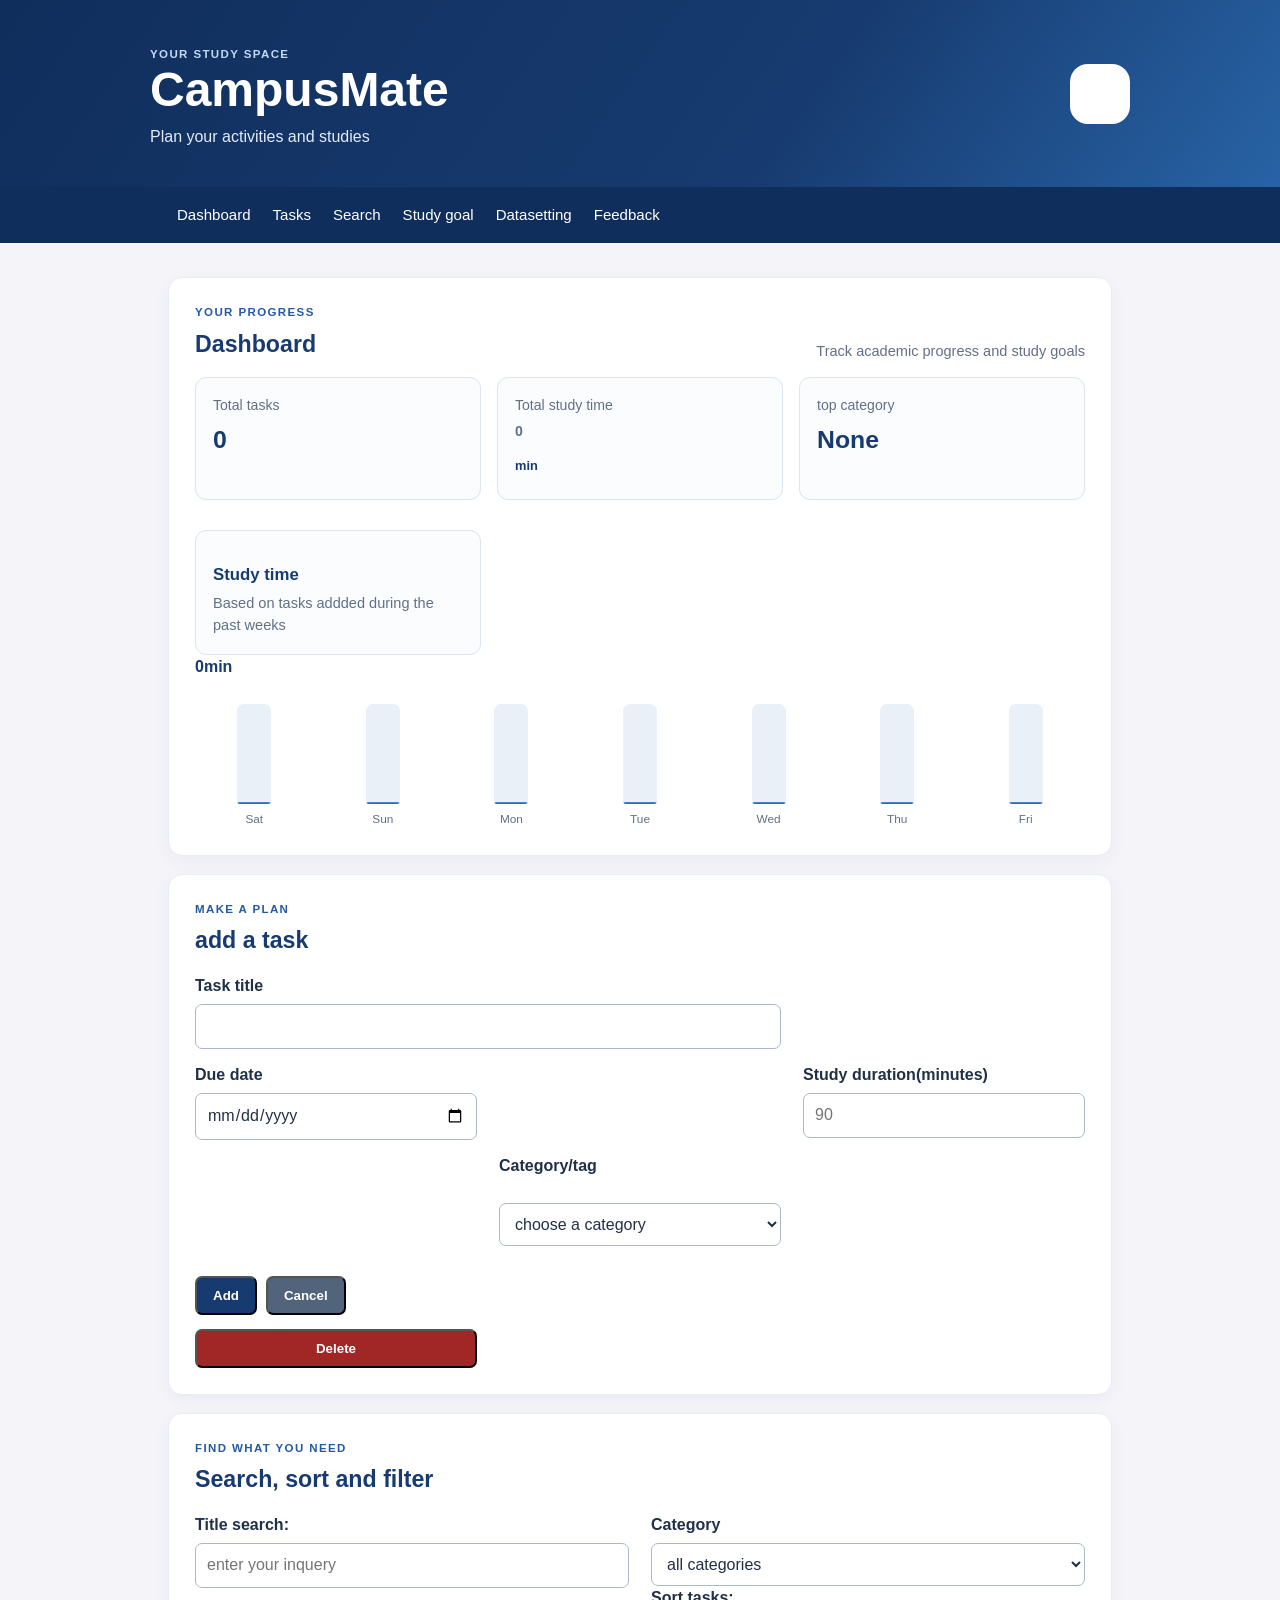
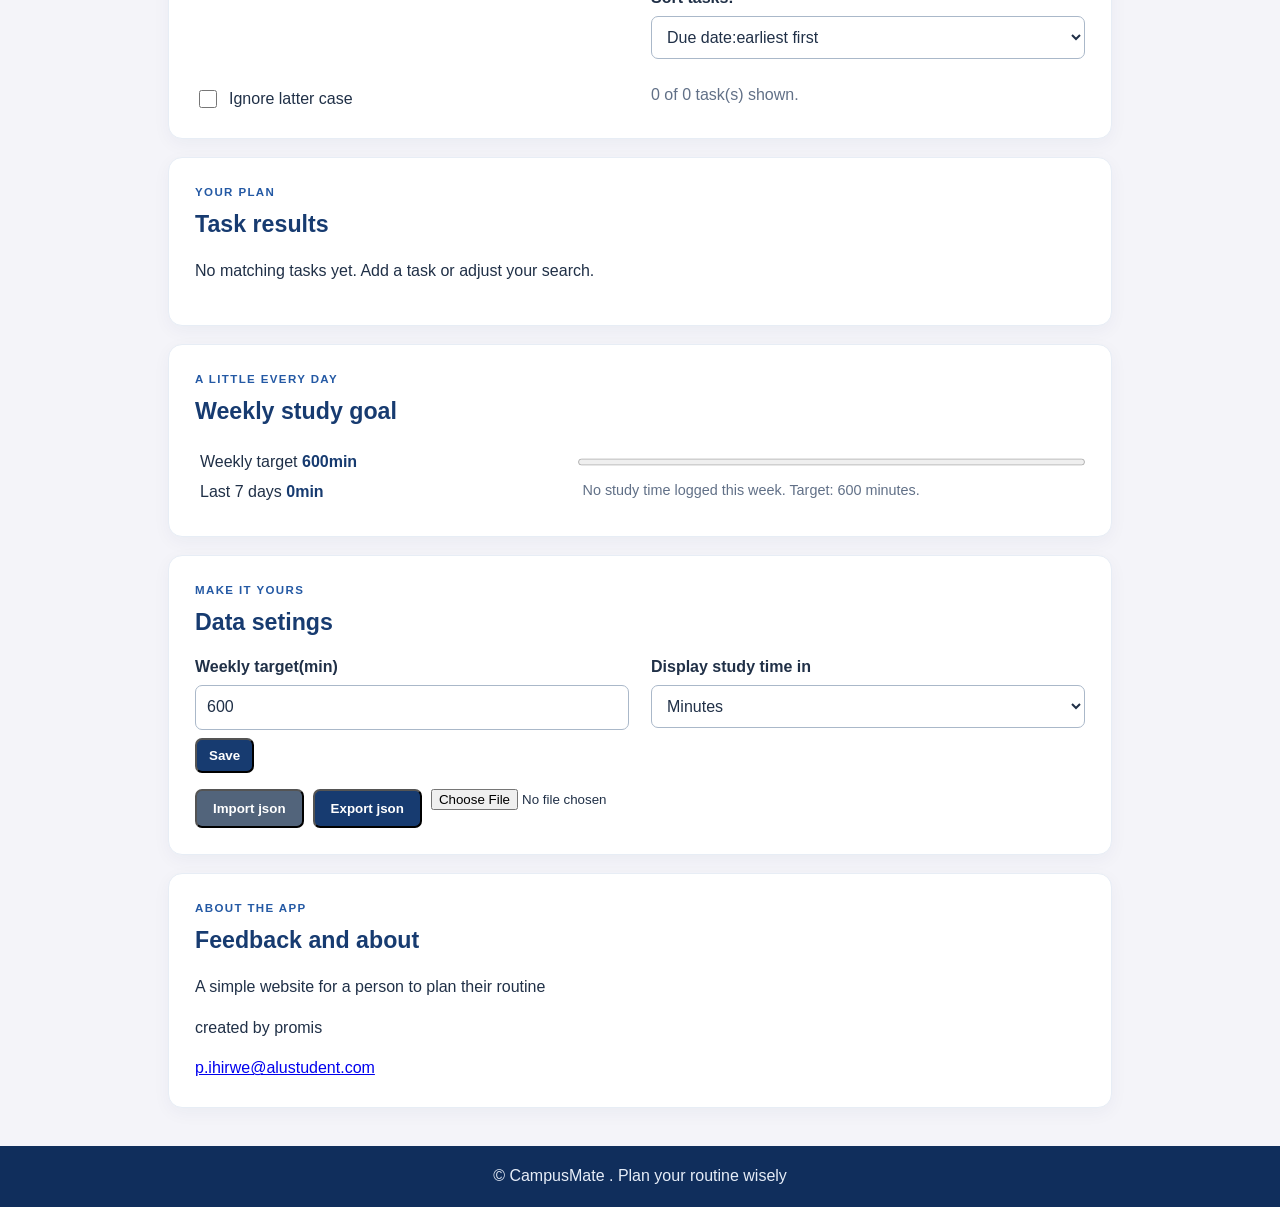
<file: index.html>
<!DOCTYPE html>
<html lang="en">
    <head>
        <title> CampusMate </title>
        <meta name="viewport" content="width=device-width, initial-scale=1">
        <meta charset="utf-8">
        <link rel="stylesheet" href="style.css">
        <script src="script.js" defer></script>
    </head>
    <body>
        <a class="skiplink" href="#main">Main content</a>
        <header class="siteheader">
            <div class="headerinner"><div>
            <p class="brow">Your study space</p>
            <h1> CampusMate</h1>
            <p> Plan your activities and studies </p></div>
            <span class="headermark">CM</span></div>
        </header>
        <nav>
            <ul>
                <li><a href="#dashboard">Dashboard</a></li>
                <li><a href="#tasks">Tasks</a></li>
                <li><a href="#search">Search</a></li>
                <li><a href="#goal"> Study goal</a></li>
                <li><a href="#datasettings">Datasetting</a></li>
                <li><a href="#feedback">Feedback</a></li>
            </ul>                
        </nav>
        <main id="main">
            <section id="dashboard">
                <div class="sectionheading">
                <div><p class="brow">Your progress</p>
                <h2 id="dashboardheading">Dashboard</h2></div>
                <p class="muted">Track academic progress and study goals</p></div>
                <div class="statsgrid">
                    <article class="statcard"><span>Total tasks</span>
                        <strong id="totaltasks">0</strong></article>
                    <article class="statcard"><span>Total study time</span>
                        <strong><span id="totaltime">0</span>
                        <small id="totalunit">min</small></strong></article>
                    <article class="statcard">
                        <span>top category</span><strong id="topcategory">None</strong></article>
                    <article class="chartcard"><div class="sectionheading"></div>
                        <h3>Study time </h3>
                        <p class="muted">Based on tasks addded during the past weeks</p></div>
                        <span class="charttotal"><span id="weektotal">0</span>min</span></div>
                        <div id="weeklychart" class="weeklychart" role="img"></div></article>
            </section>

            <section id="tasks">
                <p class="brow">Make a plan</p>
                <h2 id="formheading">add a task</h2>
                <form id="taskform">
                <input type="hidden" id="editingid">
                <div class="formgrid">
                <div class="fieldwide">
                <label for="tasktitle">Task title</label>
                <input type="text" id="tasktitle" name="Tasktitle" required></div>
                <small id="titleerror" class="fielderror"></small>
                
                <div class="field">
                <label for="duedate">Due date</label>
                <input type="date" id="duedate" name="Duedate" required></div>
                <small id="dateerror" class="fielderror"></small>

                <div class="field">
                <label for="duration">Study duration(minutes)</label>
                <input type="number" id="duration" name="duration" min="1" max="100000" placeholder="90" required></div>
                <small id="durationerror" class="fielderror"></small>

                <div class="field">
                <label for="category">Category/tag</label>
                <small id="categoryerror" class="fielderror"></small>
                <select id="category" name="category" required>
                    <option value=""selected disabled>choose a category</option>
                    <option value="coursework">Coursework</option>
                    <option value="exam prep">Exam prep</option>
                    <option value="project">Project</option>
                    <option value="personal study">Personal study</option>
                </select></div>

                <div class="buttonrow">
                <button type="submit" id="savetask">Add  </button>
                <button type="button" id="canceledit" class="buttonsecondary">Cancel  </button></div>
                <button type="button" id="deleteall" class="buttondanger">Delete</button>
                </form>
            </section>
            <section id="search">
                <p class="brow">Find what you need</p>
                <h2 id="searchheading">Search, sort and filter</h2>
                <div class="searchgrid"><div class="fieldwide">
                    <label for="regexinput">Title search:</label>
                    <input type="search" id="regexinput" placeholder="enter your inquery"></div>

                    <div class="field">
                    <label for="categoryfilter">Category</label>
                    <select id="categoryfilter">
                        <option value="">all  categories</option>
                        <option value="coursework">Coursework</option>
                        <option value="exam prep">Exam prep</option>
                        <option value="project">Project</option>
                        <option value="personal study">Personal study</option>
                        </select>

                    <div class="field">
                    <label for="sortoption">Sort tasks:</label>
                    <select id="sortoption">
                        <option value="dateascend">Due date:earliest first</option>
                        <option value="datedescend">Due date:lastest first</option>
                        <option value="durationascend">Duration:shortest first</option>
                        <option value="durationdescend">Duration:largest first</option>
                        <option value="titleascend">Title:A to Z</option>
                        <option value="titledescend">Title:A to Z</option>
                    </select></div></div>

                    <label class="checklabel" for="caseinsensitive">
                    <input type="checkbox" id="caseinsensitive">Ignore latter case</label>
                    <p id="searchstatus" class="status"></p>
            </section>
            <section id="results">
                <div class="sectionheading"><div>
                    <p class="brow">Your plan</p>
                    <h2>Task results</h2></div></div>
                    <div id="tasklist"></div>
            </section>                
            <section id="goal">
                <p class="brow">A little every day</p>
                <h2 id="goalheading"> Weekly study goal</h2>
                <div class="goalpanel"><div>
                <p>Weekly target<strong> <span id="weeklytarget">600</span>min</strong></p>
                <p>Last 7 days<strong> <span id="weeklytime">0</span>min</strong></p></div>
                <div class="goalprogress"><progress id="goalpress" max="600" value="0"></progress>
                    <p id=progressstatus> No study time logged this week</p></div>
            </section>            
            <section id="datasettings">
                <p class="brow">Make it yours</p>
                <h2 id="settingsheading">Data setings</h2>
                <div class="settingsgrid"><div class="field">
                <label for="weeklytargetinput">Weekly target(min)</label>
                <input type="number" id="weeklytargetinput" min="1" max="100000" step="1" value="600">

                <button type="button" id="savetarget" class="smallbutton">Save</button></div>
                <div class="field">
                <label for="displayunit">Display study time in </label>
                <select id="displayunit">
                    <option value="minutes">Minutes</option>
                    <option value="hours">Hours</option>
                    </select></div></div>
                <div class="buttonraw">
                    <button type="button" id="importtasks" class="buttonsecondary">Import json</button>
                    <button type="button" id="exporttasks">Export json</button>
                    <input type="file" id="importfile"></div>
            </section>
            <section id="feedback">
                <p class="brow">About the app</p>
                <h2 id="aboutheading">Feedback and about</h2>
                <p>A simple website for a person to plan their routine</p>
                <p class="personal">created by promis</p>
                <a href="mailto:p.ihirwe@alustudent.com">p.ihirwe@alustudent.com</a>
            </section>
            <section class="messagebox">
                <p id="errormessage" role="alert"></p>
                <p id="appmessage" role="status"></p>
                <p id="goalalert" role="alert"></p>
                </section>
        </main>
        <footer>
            <p>&copy; CampusMate . Plan your routine wisely </p>
        </footer>
    </body>
</html>
</file>
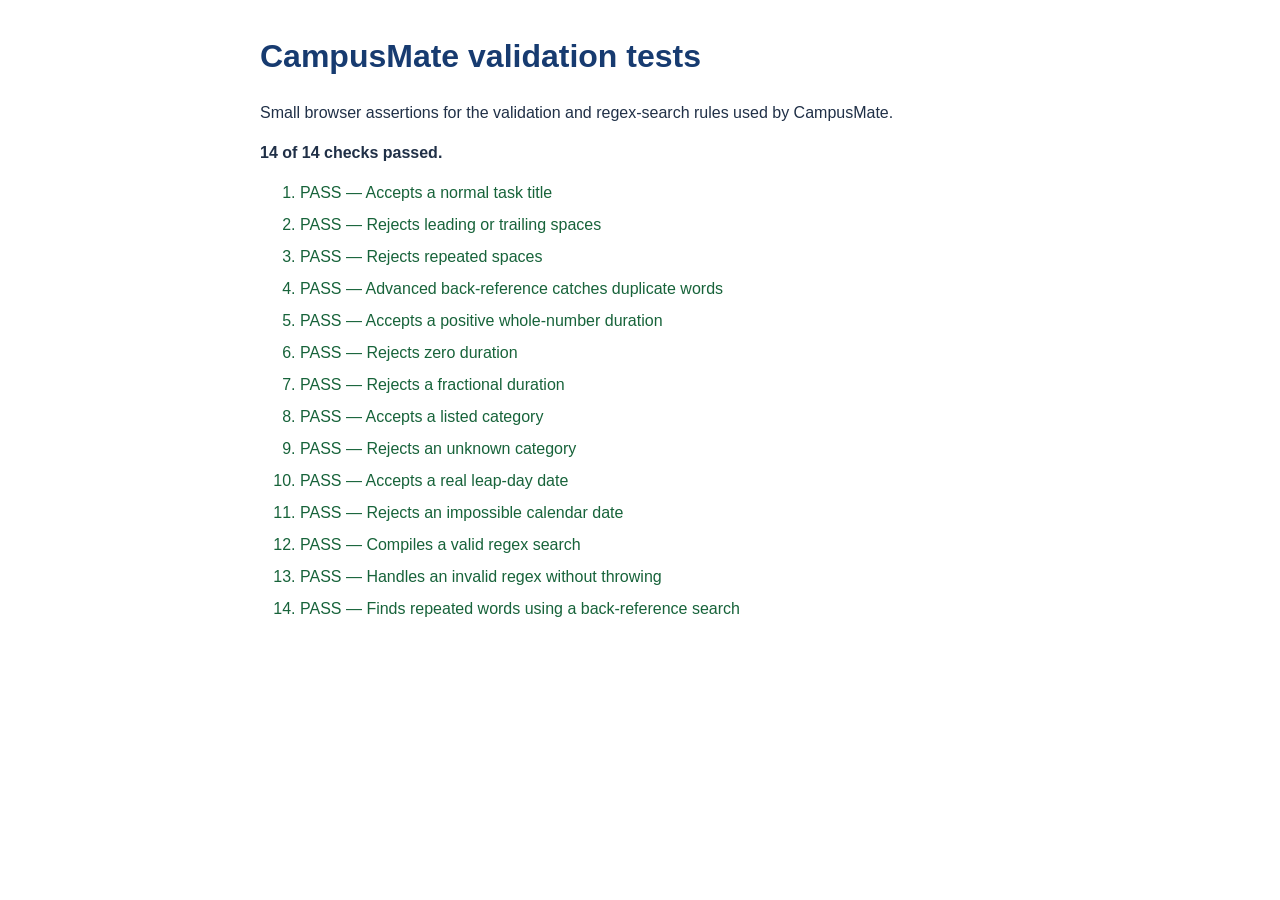
<file: test.html>
<!doctype html>
<html lang="en">
<head>
  <meta charset="utf-8">
  <meta name="viewport" content="width=device-width, initial-scale=1">
  <title>CampusMate validation tests</title>
  <style>
    body { max-width: 760px; margin: 32px auto; padding: 0 16px; color: #203047; font: 16px/1.5 Arial, sans-serif; }
    h1 { color: #173b70; }
    li { margin: 8px 0; }
    .pass { color: #17633a; }
    .fail { color: #a12626; }
    #summary { font-weight: bold; }
  </style>
</head>
<body>
  <main>
    <h1>CampusMate validation tests</h1>
    <p>Small browser assertions for the validation and regex-search rules used by CampusMate.</p>
    <p id="summary" role="status" aria-live="polite">Running checks…</p>
    <ol id="results"></ol>
  </main>
  <script>
    "use strict";
    const results = [];
    const check = (name, passed) => results.push({ name, passed: Boolean(passed) });
    const titleValid = value => /^\S(?:.*\S)?$/.test(value) && !/ {2,}/.test(value) && !/\b(\w+)\s+\1\b/i.test(value);
    const durationValid = value => /^(0|[1-9]\d*)(\.\d{1,2})?$/.test(value) && Number.isInteger(Number(value)) && Number(value) > 0;
    const categoryValid = value => /^[A-Za-z]+(?:[ -][A-Za-z]+)*$/.test(value) && ["coursework", "exam prep", "project", "personal study"].includes(value);
    const dateValid = value => {
      if (!/^\d{4}-(0[1-9]|1[0-2])-(0[1-9]|[12]\d|3[01])$/.test(value)) return false;
      const date = new Date(`${value}T00:00:00Z`);
      return !Number.isNaN(date.valueOf()) && date.toISOString().slice(0, 10) === value;
    };
    const compileRegex = pattern => { try { return pattern ? new RegExp(pattern, "i") : null; } catch { return false; } };

    check("Accepts a normal task title", titleValid("Read chapter 4"));
    check("Rejects leading or trailing spaces", !titleValid(" Read chapter "));
    check("Rejects repeated spaces", !titleValid("Read  chapter"));
    check("Advanced back-reference catches duplicate words", !titleValid("study study notes"));
    check("Accepts a positive whole-number duration", durationValid("45"));
    check("Rejects zero duration", !durationValid("0"));
    check("Rejects a fractional duration", !durationValid("12.5"));
    check("Accepts a listed category", categoryValid("exam prep"));
    check("Rejects an unknown category", !categoryValid("sports"));
    check("Accepts a real leap-day date", dateValid("2028-02-29"));
    check("Rejects an impossible calendar date", !dateValid("2026-02-29"));
    check("Compiles a valid regex search", compileRegex("biology|chemistry") instanceof RegExp);
    check("Handles an invalid regex without throwing", compileRegex("[") === false);
    check("Finds repeated words using a back-reference search", compileRegex("\\b(\\w+)\\s+\\1\\b").test("study study"));

    const list = document.getElementById("results");
    const passed = results.filter(result => result.passed).length;
    results.forEach(result => {
      const item = document.createElement("li");
      item.className = result.passed ? "pass" : "fail";
      item.textContent = `${result.passed ? "PASS" : "FAIL"} — ${result.name}`;
      list.append(item);
    });
    document.getElementById("summary").textContent = `${passed} of ${results.length} checks passed.`;
  </script>
</body>
</html>
</file>
<file: style.css>
*{
    box-sizing:border-box;
}
body{
    margin:0;
    background-color:#f4f4f9;
    color:#203047;
    font:16px/1.55 arial,sans-serif;
}
.skiplink{
    position:absolute;
    top:-60px;
    left:12px;
    z-index:10;
    padding:10px 14px;
    border-radius:6px;
    color:#173b70;
    background-color:#ffffff;
}
.skiplink:focus{
    top:12px;
}
.siteheader{
    padding:30px 20px;
    background:linear-gradient(125deg, #102e5c, #173b70 62%, #2863a5);
    color:#ffffff;
}
.headerinner{
    display:flex;
    max-width:980px;
    margin:auto;
    align-items:center;
    justify-content: space-between;
}
.siteheader h1{
    margin:0;
    font-size:clamp(2rem, 5vw, 3rem);
    line-height:1.1;
}
.siteheader p{
    margin:8px 0 0;
    color:#e3ecfa;
}
.brow{
    margin:0 0 5px;
    color:#2459a4;
    font-size: 0.72rem;
    font-weight:800;
    letter-spacing: 0.12em;
    text-transform:uppercase;
}
.siteheader .brow{
    color:#c4d8f5;
}
.headermark{
    display:grid;
    width:60px;
    height:60px;
    border-radius:18px;
    background-color:#ffffff;
    font-size:1.35rem;
    font-weight:800;
    place-items:center;
}


nav{
    background-color:#102e5c;
    top:0;
    position:sticky;
    z-index:5;
}
nav ul{
    display:flex;
    max-width:980px;
    list-style:none;
    margin:auto;
    padding:8px 16px;
    flex-wrap:wrap;
    justify-content:center;
}
nav ul li{
    margin:0;
}
nav a {
    display:block;
    border-radius:6px;
    font-size:.94rem;
    color:white;
    padding:8px 11px;
    text-decoration:none;
}
nav a:hover, nav a:focus-visible{
    background-color:#ffffff20;
}
main{
    width:min(calc(100% - 32px),980px);
    margin:22px auto 38px;
}
main>section{
    margin:18px;
    padding:22px;
    border:1px solid #e7edf5;
    border-radius:14px;
    background-color:#ffffff;
    box-shadow:0 5px 18px #19375c0b;
    scroll-margin-top:80px;
}
h2{
    margin:0 0 15px;
    color:#173b70;
    font-size:1.45rem;
}
h3{
    margin:0;
    color:#173b70;
    font-size:1.05rem;
}
.sectionheading{
    display:flex;
    margin-bottom:14px;
    align-items:end;
    justify-content:space-between;
    gap:12px;
}
.sectionheading h2{
    margin:0;
}
.muted, .status{
    color:#617087;
}
.muted{
    margin:4px 0 0;
    font-size:.91rem;
}
.statsgrid{
    display:grid;
    grid-template-columns:repeat(2, minmax(0, 1fr));
    gap:12px;
}
.statcard, .chartcard{
    padding:17px;
    border:1px solid #dce4ef;
    border-radius:11px;
    background-color:#fbfcfe;
}
.statcard strong{
    display:block;
    margin-top:5px;
    color:#173b70;
    font-size:1.55rem;
    overflow-wrap:anywhere;
}
.statcard span{
    display:block;
    color:#617087;
    font-size:.88rem;
}
.statcard small{
    font-size:.8rem;
}
.chartcard{
    margin-top:14px;
}
.charttotal{
    color:#173b70;
    font-weight:750;
}
.weeklychart{
    display:grid;
    min-height:130px;
    padding:14px 4px 0;
    grid-template-columns:repeat(7, minmax(22px, 1fr));
    align-items:end;
    gap:10px;
}
.chartday{
    display:flex;
    height:120px;
    align-items:center;
    justify-content:end;
    flex-direction:column;
    gap:6px;
}
.chartbarwrap{
    display:flex;
    width:min(34px, 70%);
    height:88px;
    align-items:end;
    overflow:hidden;
    border-radius:7px 7px 3px 3px;
    background-color:#eaf0f8;
}
.chartbar{
    width:100%;
    min-height:2px;
    border-radius:7px 7px 0 0;
    background:linear-gradient(#5e91d2,#2459a4);
    transition:height .3s ease;
}
.chartday span{
    color:#617087;
    font-size:.74rem;
}
.chartday b{
    color:#203047;
    font-size:.7rem;
}
.formgrid, .searchgrid, .settingsgrid{
    display:grid;
    grid-template-columns:repeat(2, minmax(0, 1fr));
    gap:14px
}
.fieldwide{
    grid-column:1/-1;
}
.field label, .fieldwide label{
    display:block;
    margin-bottom:5px;
    font-weight:700;
}
.field input, .field select, .fieldwide input, .fieldwide select{
    display:block;
    width:100%;
    min-height:43px;
    padding:9px 11px;
    border-radius:7px;
    border:1px solid #aab8c9;
    background-color:white;
    color:#203047;
    font:inherit;
}
.field small, .fieldwide small{
    display:block;
    margin-top:4px;
    font-size:.82rem;
}
.fielderror{
    min-height:1.2rem;
    color:#a12626;
}
.invalid{
    border-color:#a12626 !important;
    box-shadow:0 0 0 2px #a126261b;
}
.buttonrow, .buttonraw{
    display:flex;
    margin-top:16px;
    gap:9px;
}
.buttonrow{
    grid-column:1/-1;
}
button{
    margin-top:0;
    padding:10px 16px;
    border-radius:7px;
    background-color:#173b70;
    color:#ffffff;
    font-weight:700;
    cursor:pointer;
    transition:background-color .15s ease, transform .15s ease;
}
button:hover{
    transform:translateY(-1px);
    background-color:#0f2a52;
}
button:active{
    transform:translateY(0);
}
button:focus-visible, a:focus-visible, input:focus-visible, select:focus-visible{
    outline:3px solid #f2c14e;
    outline-offset:2px;
}
.buttonsecondary{
    background-color:#52647b;
}
.buttonsecondary:hover{
    background-color:#36465a;
}
.buttondanger, .taskdelete{
    background-color:#a12626;
}
.buttondanger:hover, .taskdelete:hover{
    background-color:#781b1b;
}
.smallbutton{
    margin-top:8px;
    padding:8px 12px;
}
.checklabel{
    display:flex;
    margin:14px 0 0;
    align-items:center;
    gap:9px;
}
.checklabel input{
    width:18px;
    height:18px;
    accent-color:#173b70;
}
.status{
    min-height:1.5em;
    margin:10px 0 0;
}
.tasklist{
    display:grid;
    gap:10px;
}
.taskcard{
    display:flex;
    margin:10px 0;
    padding:14px;
    align-items:center;
    justify-content:space-between;
    gap:14px;
    border:1px solid #dce4ef;
    border-radius:10px;
    background-color:#f7f9fc;
}
.taskcard h3{
    margin:0 0 4px;
    font-size:1rem;
    overflow-wrap:anywhere;
}
.taskmeta{
    margin:0;
    color:#617087;
    font-size:.91rem;
}
.tag{
    display:inline-block;
    margin-top:7px;
    border-radius:999px;
    background-color:#e5edf9;
    color:#244b7d;
    font-size:.78rem;
    font-weight:700;
}
.taskactions{
    display:flex;
    flex:0 0 auto;
    gap:7px;
}
.taskactions button{
    padding:7px 11px;
    font-size:.9rem;
}
.goalpanel{
    display:grid;
    grid-template-columns:1fr 1.4fr;
    align-items:center;
    gap:20px;
}
.goalpanel p{
    margin:5px;
}
.goalpanel strong{
    color:#173b70;
}
.goalprogress progress{
    width:100%;
    height:14px;
    accent-color:#2459a4;
}
.goalprogress p{
    color:#617087;
    font-size:.9rem;
}
.messagebox{
    padding:0 22px;
    border:0;
    background-color:transparent;
    box-shadow:none;
}
#errormessage{
    color:#a12626;
    font-weight:600;
}
#appmessage{
    color:#1757a6;
}
#errormessage:empty, #appmessage:empty, #goalalert:empty{
    display:none;
}
footer{
    padding:18px;
    background-color:#102e5c;
    color:#e6edf8;
    text-align:center;
}
footer p{
    margin:0;
}
@media(min-width:768px){
    main{
        margin-top:30px;
    }
    .statsgrid{
        grid-template-columns:repeat(3,minmax(0,1fr));
        gap:16px;
    }
    main>section{
        padding:26px;
    }
    .formgrid{
        grid-template-columns:repeat(3, minmax(0,1fr));
    }
    .fieldwide{
        grid-column:span 2;
    }
    .searchgrid .fieldwide{
        grid-column:span 1;
    }
    .weeklychart{
        gap:18px;
    }
    .chartbarwrap{
        height:100px;
    }
    .chartday{
        height:135px;
    }
}
@media(min-width:1024px){
    .siteheader{
        padding:38px 24px;
    }
    nav ul{
        justify-content:flex-start;
    }
    main{
        margin-top:34px;
    }
    .formgrid, .searchgrid, .settingsgrid{
        column-gap:22px;
    }
}
@media(max-width:520px){
    main{
        width:calc(100% - 20px);
        margin-top:12px;
    }
    main>section{
        margin:12px;
        padding:17px;
    }
    .siteheader{
        padding:24px 18px;
    }
    .headermark{
        width:48px;
        height:48px;
        border-radius:14px;
    }
    .statsgrid{
        grid-template-columns:1fr;
    }
    .statcard{
        padding:13px 15px;
    }
    .statcard strong{
        font-size:1.3rem;
    }
    .formgrid, .searchgrid, .settingsgrid, .goalpanel{
        grid-template-columns:1fr;
    }
    .fieldwide{
        grid-column:auto;
    }
    .sectionheading{
        align-items:flex-start;
        flex-direction:column;
    }
    .taskactions{
        width:100%;
    }
    taskactions button{
        flex:1;
    }
    nav ul{
        justify-content:flex-start;
        flex-wrap:nowrap;
        overflow-x:auto;
    }
    nav a{
        padding:8px 9px;
        white-space:nowrap;
    }
    .weeklychart{
        gap:4px;
    }
    .chartday{
        font-size:.68rem;
    }
}
@media(max-width:360px){
    main{
        width:calc(100%-20%)
    }
    main>section{
        padding:13px;
    }
    .buttonrow button, .buttonraw button{
        flex:1 1 100%;
    }
    .chartday b{
        font-size:.62rem;
    }
}
@media(prefers-reduced-motion:reduce){
    *, *::before, *::after{
        scroll-behavior:auto !important;
        transition:none !important;
    }
}
</file>
